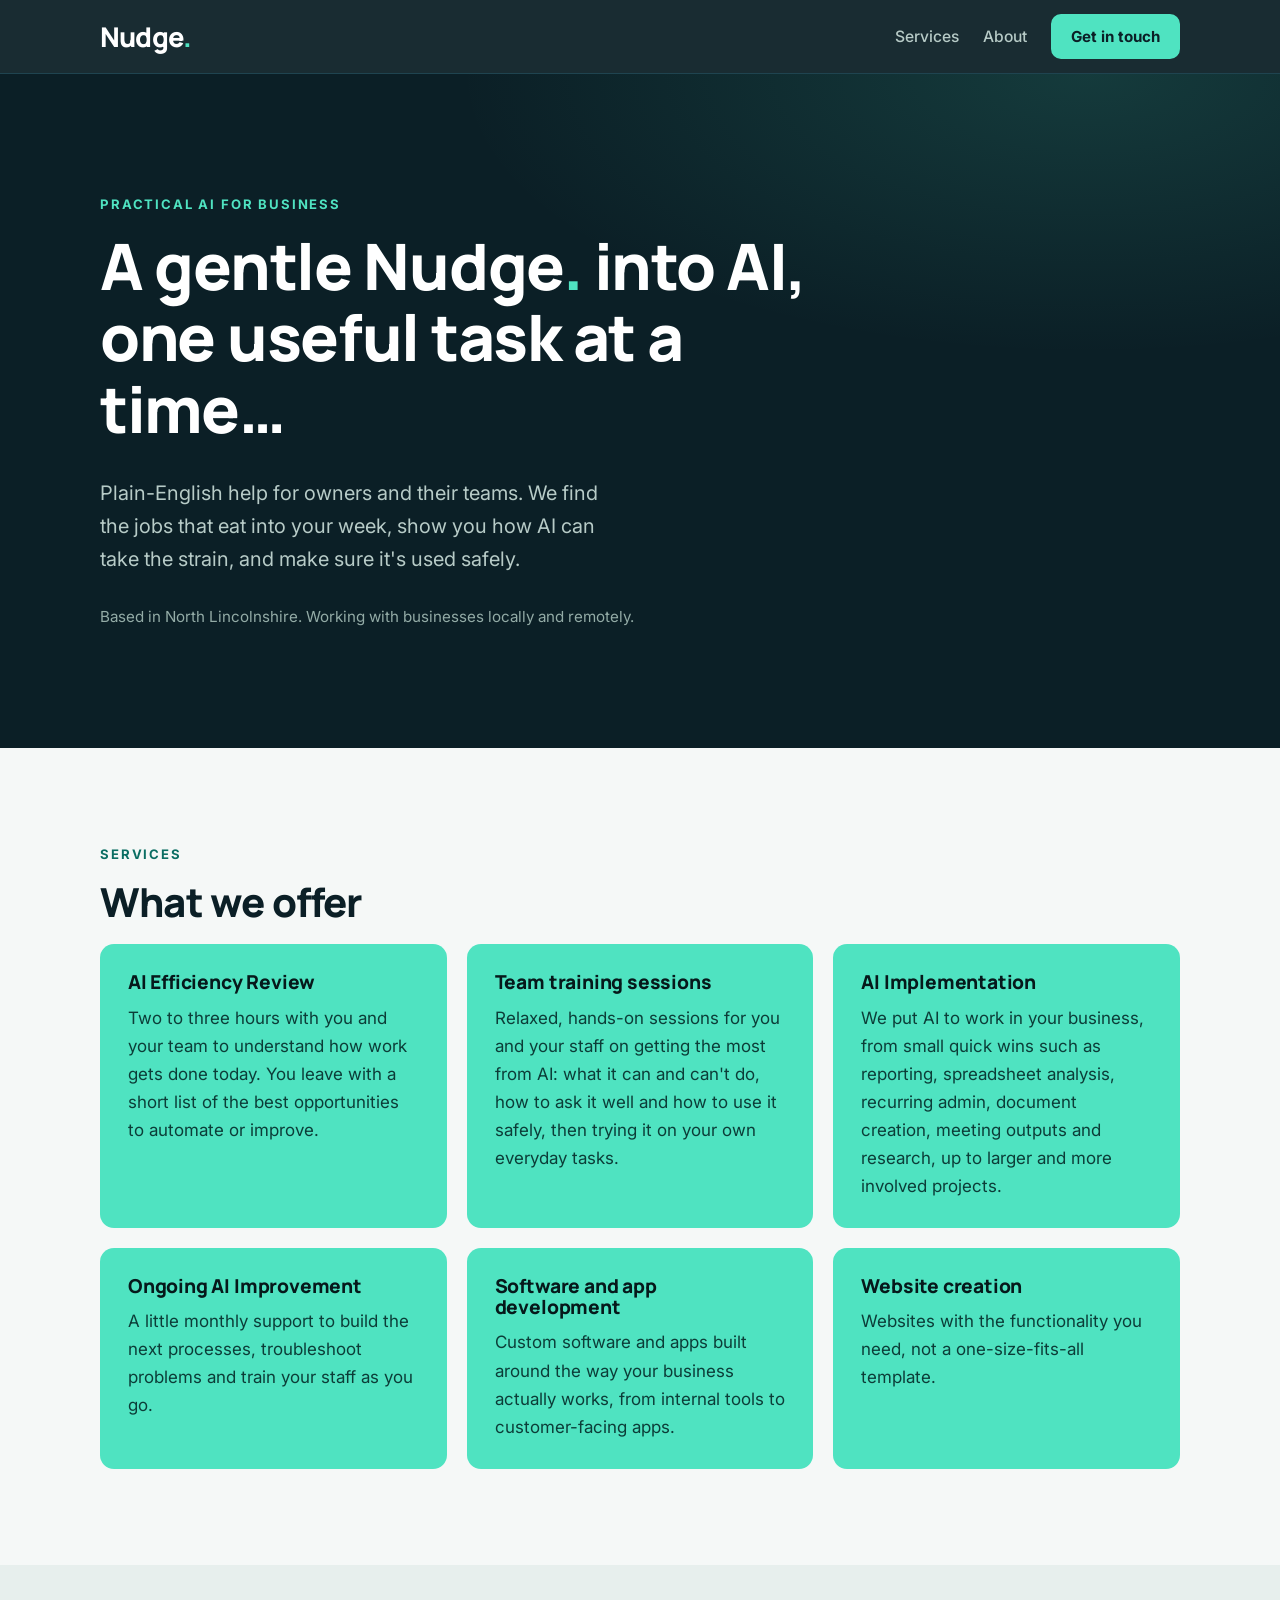
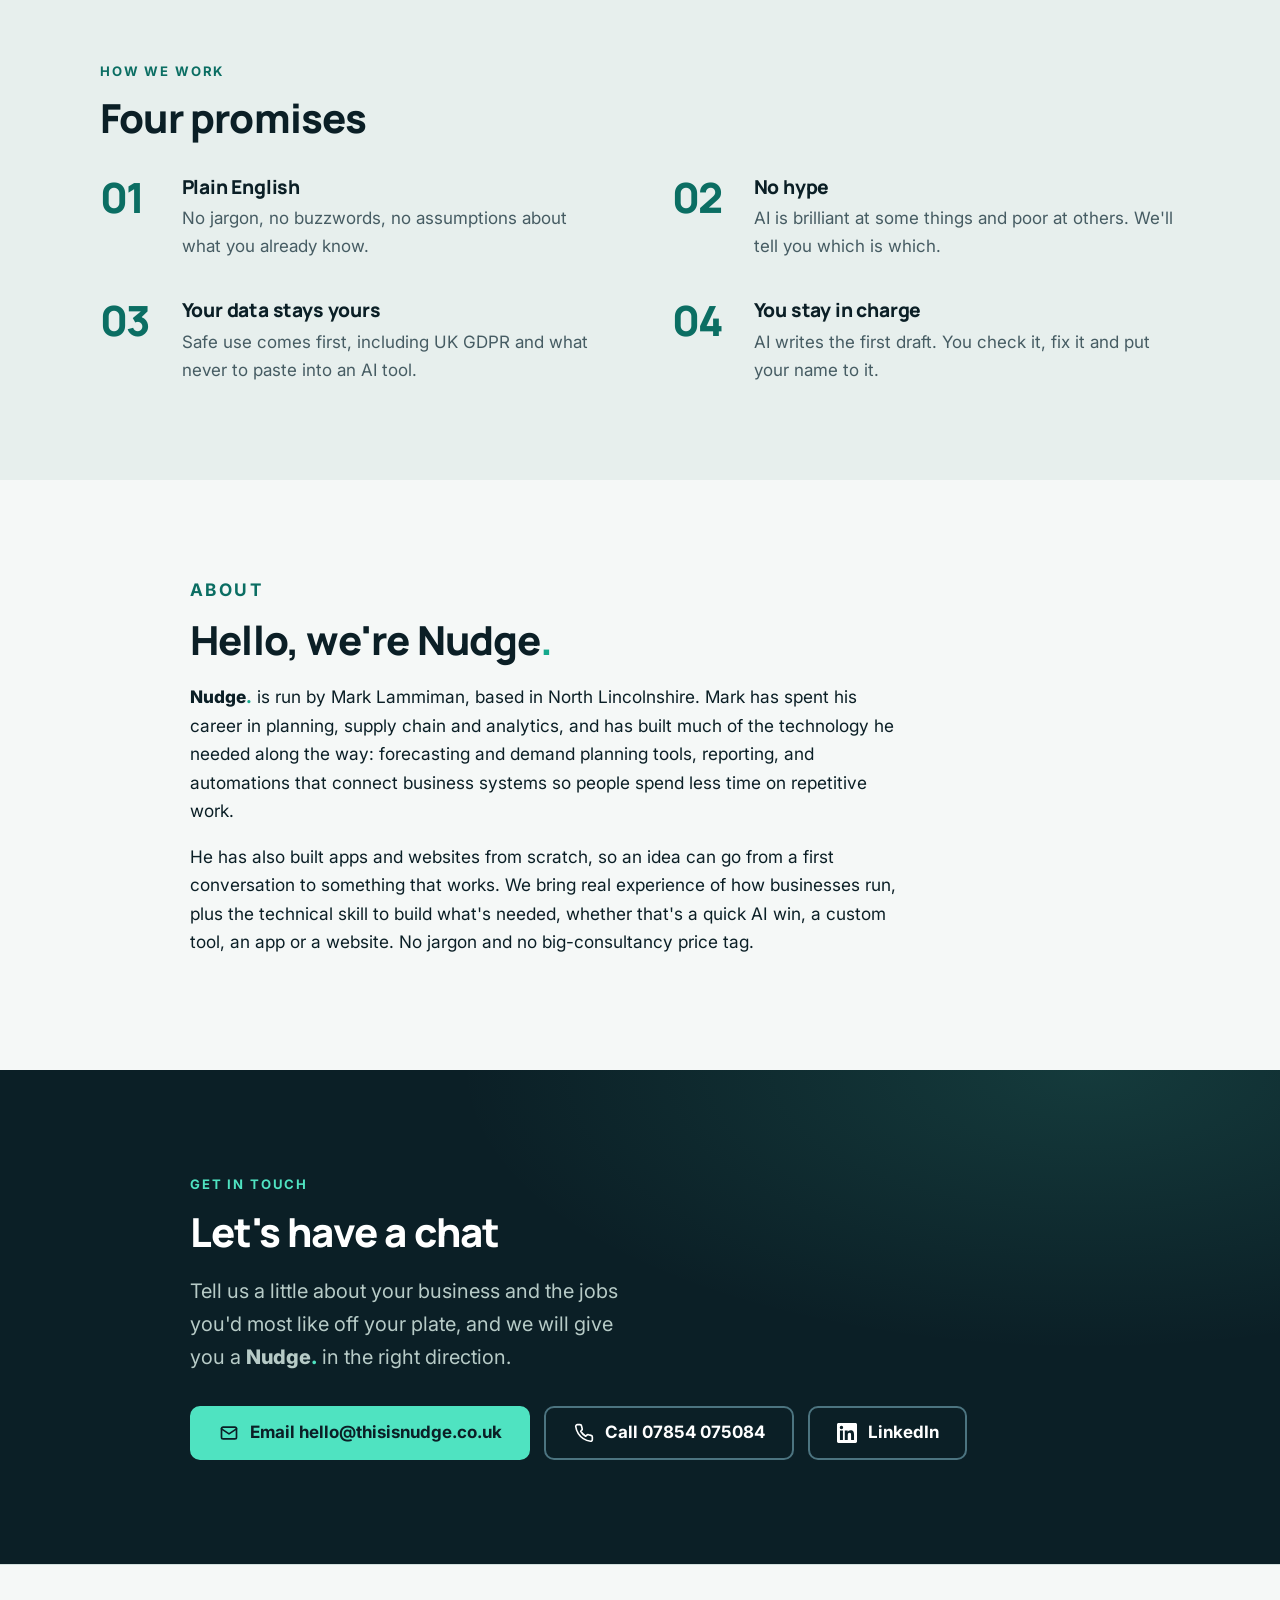
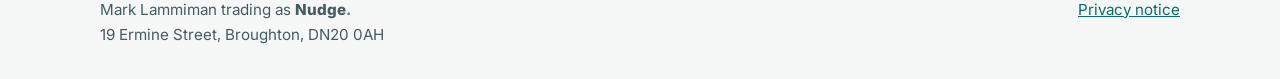
<file: index.html>
<!doctype html>
<html lang="en-GB">
<head>
<meta charset="utf-8">
<meta name="viewport" content="width=device-width, initial-scale=1">
<title>Nudge | Practical AI help for business</title>
<meta name="description" content="Nudge helps businesses in North Lincolnshire and beyond take practical steps with AI: efficiency reviews, team training, implementation, ongoing support, software and websites.">
<meta property="og:title" content="Nudge | Practical AI help for business">
<meta property="og:description" content="Nudge helps businesses in North Lincolnshire and beyond take practical steps with AI: efficiency reviews, team training, implementation, ongoing support, software and websites.">
<meta property="og:type" content="website">
<meta property="og:url" content="https://thisisnudge.co.uk/">
<link rel="canonical" href="https://thisisnudge.co.uk/">
<meta name="theme-color" content="#0B1F26">
<link rel="icon" href="favicon.svg" type="image/svg+xml">
<link rel="preconnect" href="https://fonts.googleapis.com">
<link rel="preconnect" href="https://fonts.gstatic.com" crossorigin>
<link rel="stylesheet" href="https://fonts.googleapis.com/css2?family=Inter:wght@400;500;700&family=Manrope:wght@600;700;800&display=swap">
<link rel="stylesheet" href="style.css">
</head>
<body>
<a class="skip" href="#main">Skip to content</a>

<header class="site-header">
  <div class="wrap header-row">
    <a class="brand" href="#top" aria-label="Nudge home">
      <span class="wordmark">Nudge<span class="dot">.</span></span>
    </a>
    <nav aria-label="Main">
      <a href="#services">Services</a>
      <a href="#about">About</a>
      <a class="btn btn-small" href="#contact">Get in touch</a>
    </nav>
  </div>
</header>

<main id="main">

<section class="hero" id="top">
  <div class="wrap">
    <p class="eyebrow">Practical AI for business</p>
    <h1>A gentle <span class="nm">Nudge<span class="dot">.</span></span> into AI, one useful task at a time…</h1>
    <p class="lead">Plain-English help for owners and their teams. We find the jobs that eat into your week, show you how AI can take the strain, and make sure it's used safely.</p>
    <p class="note">Based in North Lincolnshire. Working with businesses locally and remotely.</p>
  </div>
</section>

<section class="section" id="services">
  <div class="wrap">
    <p class="eyebrow">Services</p>
    <h2>What we offer</h2>
    <div class="cards services">
      <article class="card"><h3>AI Efficiency Review</h3><p>Two to three hours with you and your team to understand how work gets done today. You leave with a short list of the best opportunities to automate or improve.</p></article>
      <article class="card"><h3>Team training sessions</h3><p>Relaxed, hands-on sessions for you and your staff on getting the most from AI: what it can and can't do, how to ask it well and how to use it safely, then trying it on your own everyday tasks.</p></article>
      <article class="card"><h3>AI Implementation</h3><p>We put AI to work in your business, from small quick wins such as reporting, spreadsheet analysis, recurring admin, document creation, meeting outputs and research, up to larger and more involved projects.</p></article>
      <article class="card"><h3>Ongoing AI Improvement</h3><p>A little monthly support to build the next processes, troubleshoot problems and train your staff as you go.</p></article>
      <article class="card"><h3>Software and app development</h3><p>Custom software and apps built around the way your business actually works, from internal tools to customer-facing apps.</p></article>
      <article class="card"><h3>Website creation</h3><p>Websites with the functionality you need, not a one-size-fits-all template.</p></article>
    </div>
  </div>
</section>

<section class="section alt" id="principles">
  <div class="wrap">
    <p class="eyebrow">How we work</p>
    <h2>Four promises</h2>
    <div class="promises">
      <div class="promise"><span class="n" aria-hidden="true">01</span><div><h3>Plain English</h3><p>No jargon, no buzzwords, no assumptions about what you already know.</p></div></div>
      <div class="promise"><span class="n" aria-hidden="true">02</span><div><h3>No hype</h3><p>AI is brilliant at some things and poor at others. We'll tell you which is which.</p></div></div>
      <div class="promise"><span class="n" aria-hidden="true">03</span><div><h3>Your data stays yours</h3><p>Safe use comes first, including UK GDPR and what never to paste into an AI tool.</p></div></div>
      <div class="promise"><span class="n" aria-hidden="true">04</span><div><h3>You stay in charge</h3><p>AI writes the first draft. You check it, fix it and put your name to it.</p></div></div>
    </div>
  </div>
</section>

<section class="section" id="about">
  <div class="wrap narrow prose">
    <p class="eyebrow">About</p>
    <h2>Hello, we're <span class="nm">Nudge<span class="dot">.</span></span></h2>
    <p><span class="nm">Nudge<span class="dot">.</span></span> is run by Mark Lammiman, based in North Lincolnshire. Mark has spent his career in planning, supply chain and analytics, and has built much of the technology he needed along the way: forecasting and demand planning tools, reporting, and automations that connect business systems so people spend less time on repetitive work.</p>
    <p>He has also built apps and websites from scratch, so an idea can go from a first conversation to something that works. We bring real experience of how businesses run, plus the technical skill to build what's needed, whether that's a quick AI win, a custom tool, an app or a website. No jargon and no big-consultancy price tag.</p>
  </div>
</section>

<section class="contact-page" id="contact">
  <div class="wrap narrow">
    <p class="eyebrow">Get in touch</p>
    <h2>Let's have a chat</h2>
    <p class="lead">Tell us a little about your business and the jobs you'd most like off your plate, and we will give you a <span class="nm">Nudge<span class="dot">.</span></span> in the right direction.</p>
    <div class="contact-links">
      <a class="btn btn-light btn-icon" href="mailto:hello@thisisnudge.co.uk?subject=Ready%20for%20a%20Nudge."><span class="ico"><svg viewBox="0 0 24 24" width="20" height="20" fill="none" stroke="currentColor" stroke-width="2" stroke-linecap="round" stroke-linejoin="round" aria-hidden="true"><rect x="3" y="5" width="18" height="14" rx="2"/><path d="m3 7 9 6 9-6"/></svg></span>Email hello@thisisnudge.co.uk</a>
      <a class="btn btn-outline btn-icon" href="tel:+447854075084"><span class="ico"><svg viewBox="0 0 24 24" width="20" height="20" fill="none" stroke="currentColor" stroke-width="2" stroke-linecap="round" stroke-linejoin="round" aria-hidden="true"><path d="M22 16.9v3a2 2 0 0 1-2.2 2 19.8 19.8 0 0 1-8.6-3.1 19.5 19.5 0 0 1-6-6A19.8 19.8 0 0 1 2.1 4.2 2 2 0 0 1 4.1 2h3a2 2 0 0 1 2 1.7c.1 1 .4 1.9.7 2.8a2 2 0 0 1-.5 2.1L8.1 9.9a16 16 0 0 0 6 6l1.3-1.3a2 2 0 0 1 2.1-.4c.9.3 1.8.6 2.8.7a2 2 0 0 1 1.7 2z"/></svg></span>Call 07854 075084</a>
      <a class="btn btn-outline btn-icon btn-li" href="https://www.linkedin.com/company/thisisnudge" target="_blank" rel="noopener"><span class="ico"><svg viewBox="0 0 24 24" width="20" height="20" fill="currentColor" aria-hidden="true"><path d="M20.45 20.45h-3.56v-5.57c0-1.33-.03-3.04-1.85-3.04-1.86 0-2.14 1.45-2.14 2.94v5.67H9.34V9h3.41v1.56h.05c.48-.9 1.64-1.85 3.37-1.85 3.6 0 4.27 2.37 4.27 5.46v6.28zM5.34 7.43a2.06 2.06 0 1 1 0-4.13 2.06 2.06 0 0 1 0 4.13zM7.12 20.45H3.56V9h3.56v11.45zM22.22 0H1.77C.79 0 0 .77 0 1.73v20.54C0 23.23.79 24 1.77 24h20.45c.98 0 1.78-.77 1.78-1.73V1.73C24 .77 23.2 0 22.22 0z"/></svg></span>LinkedIn</a>
    </div>
  </div>
</section>

</main>

<footer class="site-footer">
  <div class="wrap footer-row">
    <p>Mark Lammiman trading as <span class="nm">Nudge<span class="dot">.</span></span><br>19 Ermine Street, Broughton, DN20 0AH</p>
    <p><a href="privacy.html">Privacy notice</a></p>
  </div>
</footer>
</body>
</html>
</file>
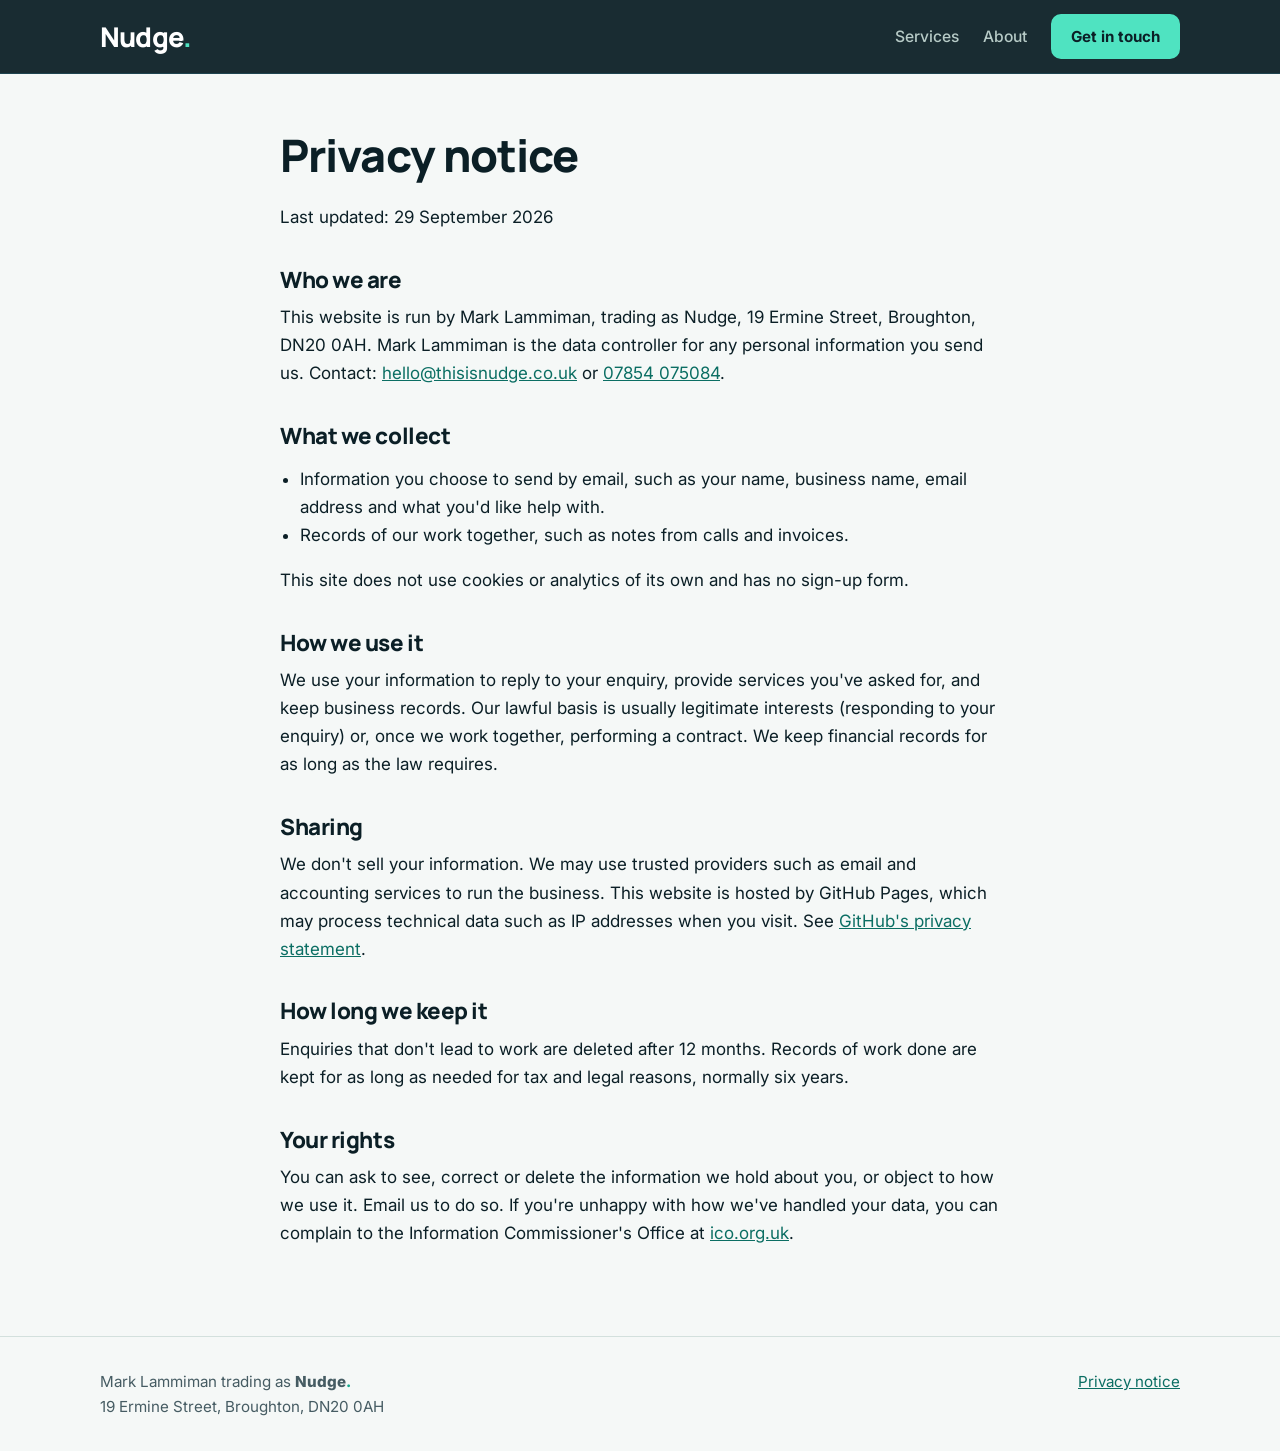
<file: privacy.html>
<!doctype html>
<html lang="en-GB">
<head>
<meta charset="utf-8">
<meta name="viewport" content="width=device-width, initial-scale=1">
<title>Privacy notice | Nudge</title>
<meta name="description" content="Privacy notice for thisisnudge.co.uk">
<meta name="robots" content="noindex">
<meta name="theme-color" content="#0B1F26">
<link rel="icon" href="favicon.svg" type="image/svg+xml">
<link rel="preconnect" href="https://fonts.googleapis.com">
<link rel="preconnect" href="https://fonts.gstatic.com" crossorigin>
<link rel="stylesheet" href="https://fonts.googleapis.com/css2?family=Inter:wght@400;500;700&family=Manrope:wght@600;700;800&display=swap">
<link rel="stylesheet" href="style.css">
</head>
<body>
<a class="skip" href="#main">Skip to content</a>

<header class="site-header">
  <div class="wrap header-row">
    <a class="brand" href="index.html" aria-label="Nudge home">
      <span class="wordmark">Nudge<span class="dot">.</span></span>
    </a>
    <nav aria-label="Main">
      <a href="index.html#services">Services</a>
      <a href="index.html#about">About</a>
      <a class="btn btn-small" href="index.html#contact">Get in touch</a>
    </nav>
  </div>
</header>

<main class="legal">
  <div class="wrap narrow">
    <h1>Privacy notice</h1>
    <p>Last updated: 29 September 2026</p>

    <h2>Who we are</h2>
    <p>This website is run by Mark Lammiman, trading as Nudge, 19 Ermine Street, Broughton, DN20 0AH. Mark Lammiman is the data controller for any personal information you send us. Contact: <a href="mailto:hello@thisisnudge.co.uk">hello@thisisnudge.co.uk</a> or <a href="tel:+447854075084">07854 075084</a>.</p>

    <h2>What we collect</h2>
    <ul>
      <li>Information you choose to send by email, such as your name, business name, email address and what you'd like help with.</li>
      <li>Records of our work together, such as notes from calls and invoices.</li>
    </ul>
    <p>This site does not use cookies or analytics of its own and has no sign-up form.</p>

    <h2>How we use it</h2>
    <p>We use your information to reply to your enquiry, provide services you've asked for, and keep business records. Our lawful basis is usually legitimate interests (responding to your enquiry) or, once we work together, performing a contract. We keep financial records for as long as the law requires.</p>

    <h2>Sharing</h2>
    <p>We don't sell your information. We may use trusted providers such as email and accounting services to run the business. This website is hosted by GitHub Pages, which may process technical data such as IP addresses when you visit. See <a href="https://docs.github.com/en/site-policy/privacy-policies/github-general-privacy-statement">GitHub's privacy statement</a>.</p>

    <h2>How long we keep it</h2>
    <p>Enquiries that don't lead to work are deleted after 12 months. Records of work done are kept for as long as needed for tax and legal reasons, normally six years.</p>

    <h2>Your rights</h2>
    <p>You can ask to see, correct or delete the information we hold about you, or object to how we use it. Email us to do so. If you're unhappy with how we've handled your data, you can complain to the Information Commissioner's Office at <a href="https://ico.org.uk">ico.org.uk</a>.</p>
  </div>
</main>
<footer class="site-footer">
  <div class="wrap footer-row">
    <p>Mark Lammiman trading as <span class="nm">Nudge<span class="dot">.</span></span><br>19 Ermine Street, Broughton, DN20 0AH</p>
    <p><a href="privacy.html">Privacy notice</a></p>
  </div>
</footer>
</body>
</html>
</file>
<file: style.css>
:root {
  --night: #0B1F26;
  --night-2: #12303A;
  --night-line: #1F4450;
  --night-text: #F2F7F6;
  --night-soft: #B7CBC7;
  --ink: #0B1F26;
  --ink-soft: #465C63;
  --paper: #F5F8F7;
  --paper-alt: #E7EFED;
  --card: #FFFFFF;
  --line: #D3E0DD;
  --accent: #4FE3C1;
  --accent-dark: #0B6E63;
  --radius: 14px;
}
* { box-sizing: border-box; }
html { scroll-behavior: smooth; scroll-padding-top: 70px; }
body {
  margin: 0;
  font-family: 'Inter', system-ui, -apple-system, 'Segoe UI', Arial, sans-serif;
  font-size: 17px;
  line-height: 1.65;
  color: var(--ink);
  background: var(--paper);
}
h1, h2, h3 { font-family: 'Manrope', 'Inter', system-ui, sans-serif; line-height: 1.12; margin: 0 0 0.5em; font-weight: 800; letter-spacing: -0.02em; }
h1 { font-size: clamp(2.3rem, 5.6vw, 4rem); max-width: 17ch; }
h2 { font-size: clamp(1.8rem, 3.6vw, 2.5rem); }
h3 { font-size: 1.2rem; letter-spacing: -0.01em; }
p { margin: 0 0 1em; }
a { color: var(--accent-dark); }
.wrap { width: min(1080px, 100% - 40px); margin: 0 auto; }
.narrow { max-width: 720px; }
.skip { position: absolute; left: -999px; top: 0; background: var(--accent); color: var(--night); padding: 10px 16px; z-index: 10; }
.skip:focus { left: 8px; top: 8px; }

.site-header { position: sticky; top: 0; z-index: 5; background: rgba(11, 31, 38, 0.94); backdrop-filter: blur(8px); border-bottom: 1px solid var(--night-line); }
.header-row { display: flex; align-items: center; justify-content: space-between; padding: 14px 0; gap: 16px; }
.brand { display: inline-flex; align-items: baseline; font-family: 'Manrope', 'Inter', sans-serif; font-weight: 800; font-size: 1.7rem; letter-spacing: -0.03em; line-height: 1; color: #fff; text-decoration: none; }
.wordmark .dot { color: var(--accent); }
.nm { white-space: nowrap; font-weight: 800; }
.nm .dot { color: #14A98C; }
nav { display: flex; align-items: center; gap: 24px; }
nav a { color: var(--night-soft); text-decoration: none; font-weight: 500; font-size: 0.98rem; }
nav a:hover { color: #fff; }

.btn { display: inline-block; background: var(--ink); color: #fff; padding: 14px 26px; border-radius: 10px; font-weight: 700; text-decoration: none; border: 2px solid var(--ink); }
.btn:hover { background: #163540; }
.btn-small { padding: 8px 18px; font-size: 0.95rem; background: var(--accent); border-color: var(--accent); color: var(--night); }
nav a.btn-small:hover { background: #7DF0D6; color: var(--night); }
.btn-ghost { background: transparent; color: var(--ink); }
.btn-ghost:hover { background: var(--paper-alt); }
.btn-light { background: var(--accent); color: var(--night); border-color: var(--accent); }
.btn-light:hover { background: #7DF0D6; }
a:focus-visible, .btn:focus-visible { outline: 3px solid var(--accent); outline-offset: 3px; }

.eyebrow { font-weight: 700; letter-spacing: 0.14em; text-transform: uppercase; font-size: 0.82rem; color: var(--accent-dark); margin-bottom: 14px; }
.eyebrow.light { color: var(--accent); }

.hero { background: radial-gradient(900px 400px at 85% 0%, rgba(79, 227, 193, 0.14), transparent 70%), var(--night); color: var(--night-text); padding: clamp(56px, 10vw, 120px) 0 clamp(56px, 9vw, 104px); }
.hero .eyebrow { color: var(--accent); }
.hero h1 { color: #fff; }
.lead { font-size: 1.25rem; color: var(--night-soft); max-width: 40ch; margin-top: 8px; }
.note { color: #93ABA6; font-size: 0.95rem; margin-top: 28px; }
.hero .nm .dot, .contact-page .nm .dot { color: var(--accent); }

.prose p { font-size: 1.08rem; }

.promises { display: grid; grid-template-columns: 1fr 1fr; gap: 40px 64px; margin-top: 36px; }
.promise { display: flex; gap: 20px; align-items: flex-start; }
.promise .n { font-family: 'Manrope', sans-serif; font-weight: 800; font-size: 2.6rem; line-height: 1; letter-spacing: -0.04em; color: var(--accent-dark); min-width: 2.2ch; }
.promise h3 { margin-bottom: 0.3em; }
.promise p { color: var(--ink-soft); margin: 0; }

.contact-page { background: radial-gradient(900px 400px at 85% 0%, rgba(79, 227, 193, 0.14), transparent 70%), var(--night); color: var(--night-text); padding: clamp(56px, 9vw, 104px) 0; }
.contact-page h2 { color: #fff; max-width: none; }
.contact-page .lead { max-width: 34ch; }
.contact-links { display: flex; flex-wrap: wrap; gap: 14px; margin-top: 32px; }
.btn-icon { display: inline-flex; align-items: center; justify-content: center; gap: 10px; line-height: 1; min-width: 250px; }
.btn-icon .ico { display: inline-flex; width: 22px; height: 22px; align-items: center; justify-content: center; flex: none; }
.btn-icon .ico svg { display: block; }
.btn-outline { background: transparent; color: #fff; border-color: #4C7480; }
.btn-outline:hover { background: var(--night-2); border-color: var(--accent); }

.section { padding: clamp(48px, 8vw, 96px) 0; }
.alt { background: var(--paper-alt); }
.cards { display: grid; gap: 20px; margin-top: 28px; }
.cards.services { grid-template-columns: repeat(3, 1fr); margin-top: 0; }
.card { background: var(--card); border: 1px solid var(--line); border-radius: var(--radius); padding: 28px; }
.services .card { background: var(--accent); border: none; }
.services .card h3 { color: #06191B; }
.services .card p { color: #0C3D38; }
.card p { color: var(--ink-soft); margin-bottom: 0; }


.site-footer { padding: 32px 0; font-size: 0.95rem; color: var(--ink-soft); border-top: 1px solid var(--line); }
.footer-row { display: flex; justify-content: space-between; gap: 20px; flex-wrap: wrap; }
.footer-row p { margin: 0; }

.legal { padding: 56px 0 72px; }
.legal h1 { max-width: none; font-size: clamp(2rem, 4vw, 2.8rem); }
.legal h2 { font-size: 1.4rem; margin-top: 1.6em; }
.legal ul { padding-left: 1.2em; }

@media (max-width: 860px) {
  .cards.services { grid-template-columns: 1fr 1fr; }
  .promises { gap: 32px 40px; }
}
@media (max-width: 600px) {
  body { font-size: 16.5px; }
  nav a:not(.btn) { display: none; }
  .cards.services, .promises { grid-template-columns: 1fr; }
  .btn-icon { width: 100%; justify-content: center; }
}
@media (prefers-reduced-motion: reduce) { html { scroll-behavior: auto; } }

.contact-page .eyebrow { color: var(--accent); }
@media (max-width: 600px) { .btn-icon { font-size: 0.95rem; padding: 14px 16px; } }

.contact-page .wrap.narrow { max-width: 900px; }
.btn-icon.btn-li { min-width: 0; }
.wrap.narrow.prose { max-width: 900px; }
.prose p { max-width: 720px; }
</file>
